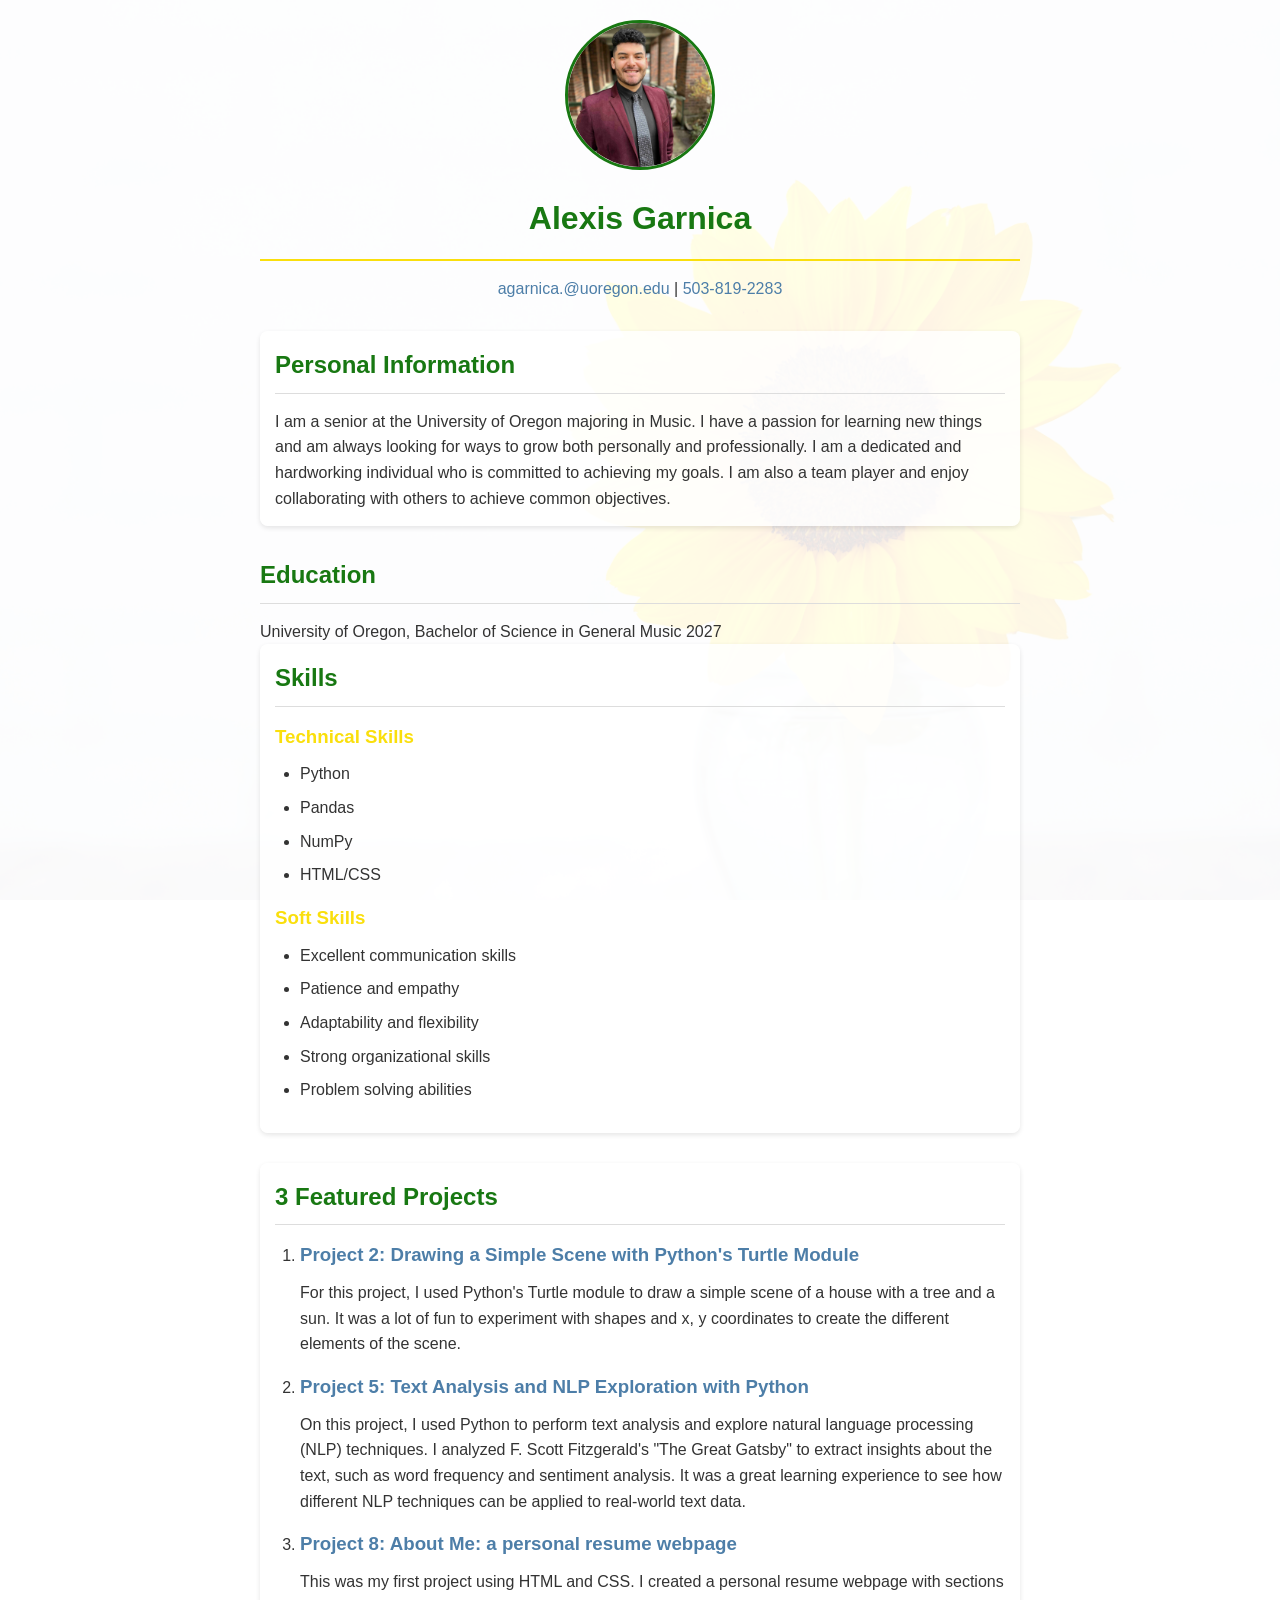
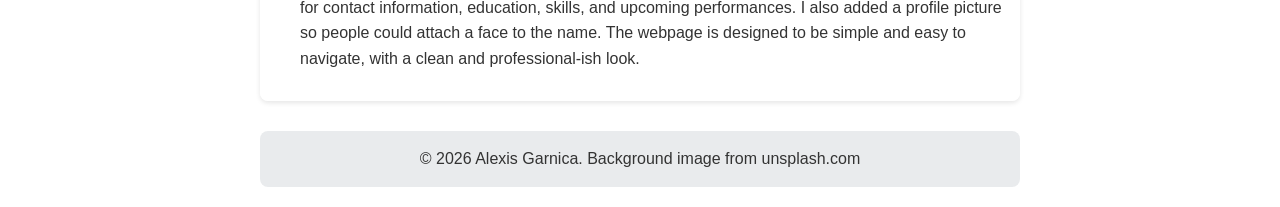
<file: index.html>
<!DOCTYPE html>
<html lang="en">
  <head>
    <meta charset="UTF-8" />
    <meta name="viewport" content="width=device-width, initial-scale=1.0" />
    <title>About Me</title>
    <link rel="stylesheet" href="styles9.css" />
  </head>
  <body>
    <header>
      <img src="profilepic9.jpeg" alt="Headshot of Alexis Garnica" class="profile-image" />
     <h1>Alexis Garnica</h1>
     <hr>
     <p>
   <!-- I'm only using two contact methods, as I have no social media -->
      <a href="mailto:agarnica.@uoregon.edu" title="Email agarnica">
        agarnica.@uoregon.edu</a>
        |
        <a href="tel:5038192283" title="Call Alexis Garnica">
        503-819-2283
      </a>
    </p>
   </header>
   <section>
     <h2>Personal Information</h2>
     <p>
      I am a senior at the University of Oregon majoring in Music. I have a passion for learning new things and am always looking for ways to grow both personally and professionally. I am a dedicated and hardworking individual who is committed to achieving my goals. I am also a team player and enjoy collaborating with others to achieve common objectives.
     </p>
    </section>
     <h2>Education</h2>
      <p>
        University of Oregon, Bachelor of Science in General Music 2027
      </p>
    </section>
    <section>
  <!-- Obviously I didn't look ahead for project 9, so I changed the content of the following sections to fit the theme better -->
      <h2>Skills</h2>
      <h3>Technical Skills</h3>
        <p>
          <ul>
            <li>Python</li>
            <li>Pandas</li>
            <li>NumPy</li>
            <li>HTML/CSS</li>
          </ul>
        </p>
      <h3>Soft Skills</h3>
        <ul>
          <li>Excellent communication skills</li>
          <li>Patience and empathy</li>
          <li>Adaptability and flexibility</li>
          <li>Strong organizational skills</li>
          <li>Problem solving abilities</li>
        </ul> 
    </section>
    <section>
    <!-- I used the same structure as the example that professor Aye provided. It was incredibly helpful-->
      <h2>3 Featured Projects</h2>
      <ol>
        <li>
          <h3>
           <a href="TurtleProject.html" target="_blank">
            Project 2: Drawing a Simple Scene with Python's Turtle Module
           </a>
          </h3>
          <p>
            For this project, I used Python's Turtle module to draw a simple scene of a house with a tree and a sun. It was a lot of fun to experiment with shapes and x, y coordinates to create the different elements of the scene.
          </p>
        </li>
        <li>
          <h3>
            <a href="Project5.html" target="_blank">
              Project 5: Text Analysis and NLP Exploration with Python
            </a>
          </h3>
          <p>
            On this project, I used Python to perform text analysis and explore natural language processing (NLP) techniques. I analyzed F. Scott Fitzgerald's "The Great Gatsby" to extract insights about the text, such as word frequency and sentiment analysis. It was a great learning experience to see how different NLP techniques can be applied to real-world text data.
          </p>
        </li>
        <li>
          <h3>
            <a href="Project8.html" target="_blank">
              Project 8: About Me: a personal resume webpage
            </a>
          </h3>
          <p>
            This was my first project using HTML and CSS. I created a personal resume webpage with sections for contact information, education, skills, and upcoming performances. I also added a profile picture so people could attach a face to the name. The webpage is designed to be simple and easy to navigate, with a clean and professional-ish look.
          </p>
        </li>
      </ol>
    </section>
    <footer>
      <p>&copy; 2026 Alexis Garnica. Background image from unsplash.com</p>
    </footer>
  </body>
</html>
</file>
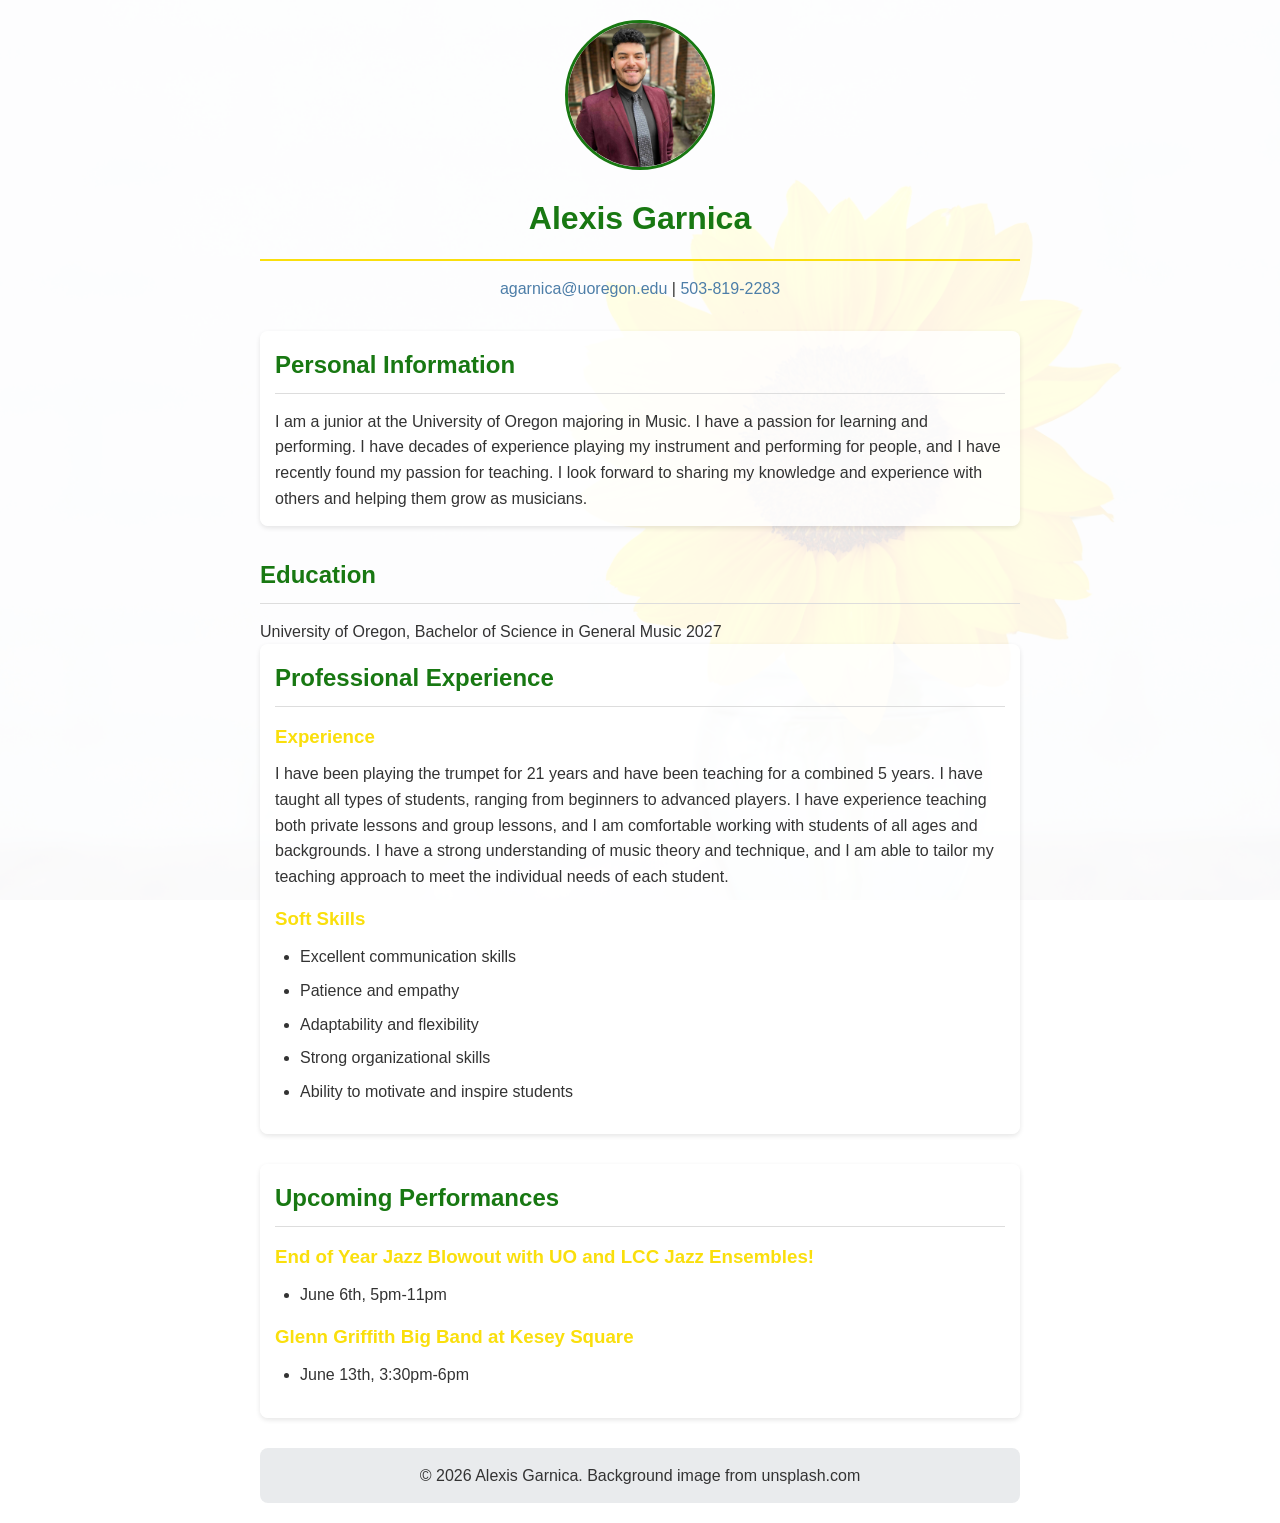
<file: Project8.html>
<!DOCTYPE html>
<html lang="en">
  <head>
    <meta charset="UTF-8" />
    <meta name="viewport" content="width=device-width, initial-scale=1.0" />
    <title>About Me</title>
    <link rel="stylesheet" href="styles9.css" />
  </head>
  <body>
    <header>
      <img src="profilepic9.jpeg" alt="Headshot of Alexis Garnica" class="profile-image" />
     <h1>Alexis Garnica</h1>
     <hr>
     <p>
   <!-- I'm only using two contact methods, as I have no social media -->
      <a href="mailto:agarnica.@uoregon.edu" title="Email agarnica">
        agarnica@uoregon.edu</a>
        |
        <a href="tel:5038192283" title="Call Alexis Garnica">
        503-819-2283
      </a>
    </p>
   </header>
   <section>
     <h2>Personal Information</h2>
     <p>
      I am a junior at the University of Oregon majoring in Music. I have a passion for learning and performing. I have decades of experience playing my instrument and performing for people, and I have recently found my passion for teaching. I look forward to sharing my knowledge and experience with others and helping them grow as musicians.
     </p>
    </section>
     <h2>Education</h2>
      <p>
        University of Oregon, Bachelor of Science in General Music 2027
      </p>
    </section>
    <section>
  <!-- I wanted to put down experience and soft skills, as I feel that's more relevant to what I do -->
      <h2>Professional Experience</h2>
      <h3>Experience</h3>
        <p>
        I have been playing the trumpet for 21 years and have been teaching for a combined 5 years. I have taught all types of students, ranging from beginners to advanced players. I have experience teaching both private lessons and group lessons, and I am comfortable working with students of all ages and backgrounds. I have a strong understanding of music theory and technique, and I am able to tailor my teaching approach to meet the individual needs of each student.
        </p>
      <h3>Soft Skills</h3>
        <ul>
          <li>Excellent communication skills</li>
          <li>Patience and empathy</li>
          <li>Adaptability and flexibility</li>
          <li>Strong organizational skills</li>
          <li>Ability to motivate and inspire students</li>
        </ul> 
    </section>
    <section>
    <!-- again, putting down things that I feel would be relevant as a musician-->
      <h2>Upcoming Performances</h2>
      <h3>End of Year Jazz Blowout with UO and LCC Jazz Ensembles!</h3>
      <ul>
        <li>June 6th, 5pm-11pm</li>
      </ul>
      <h3>Glenn Griffith Big Band at Kesey Square</h3>
        <ul>
          <li>June 13th, 3:30pm-6pm</li>
      </ul>
    </section>
    <footer>
      <p>&copy; 2026 Alexis Garnica. Background image from unsplash.com</p>
    </footer>
  </body>
</html>
</file>
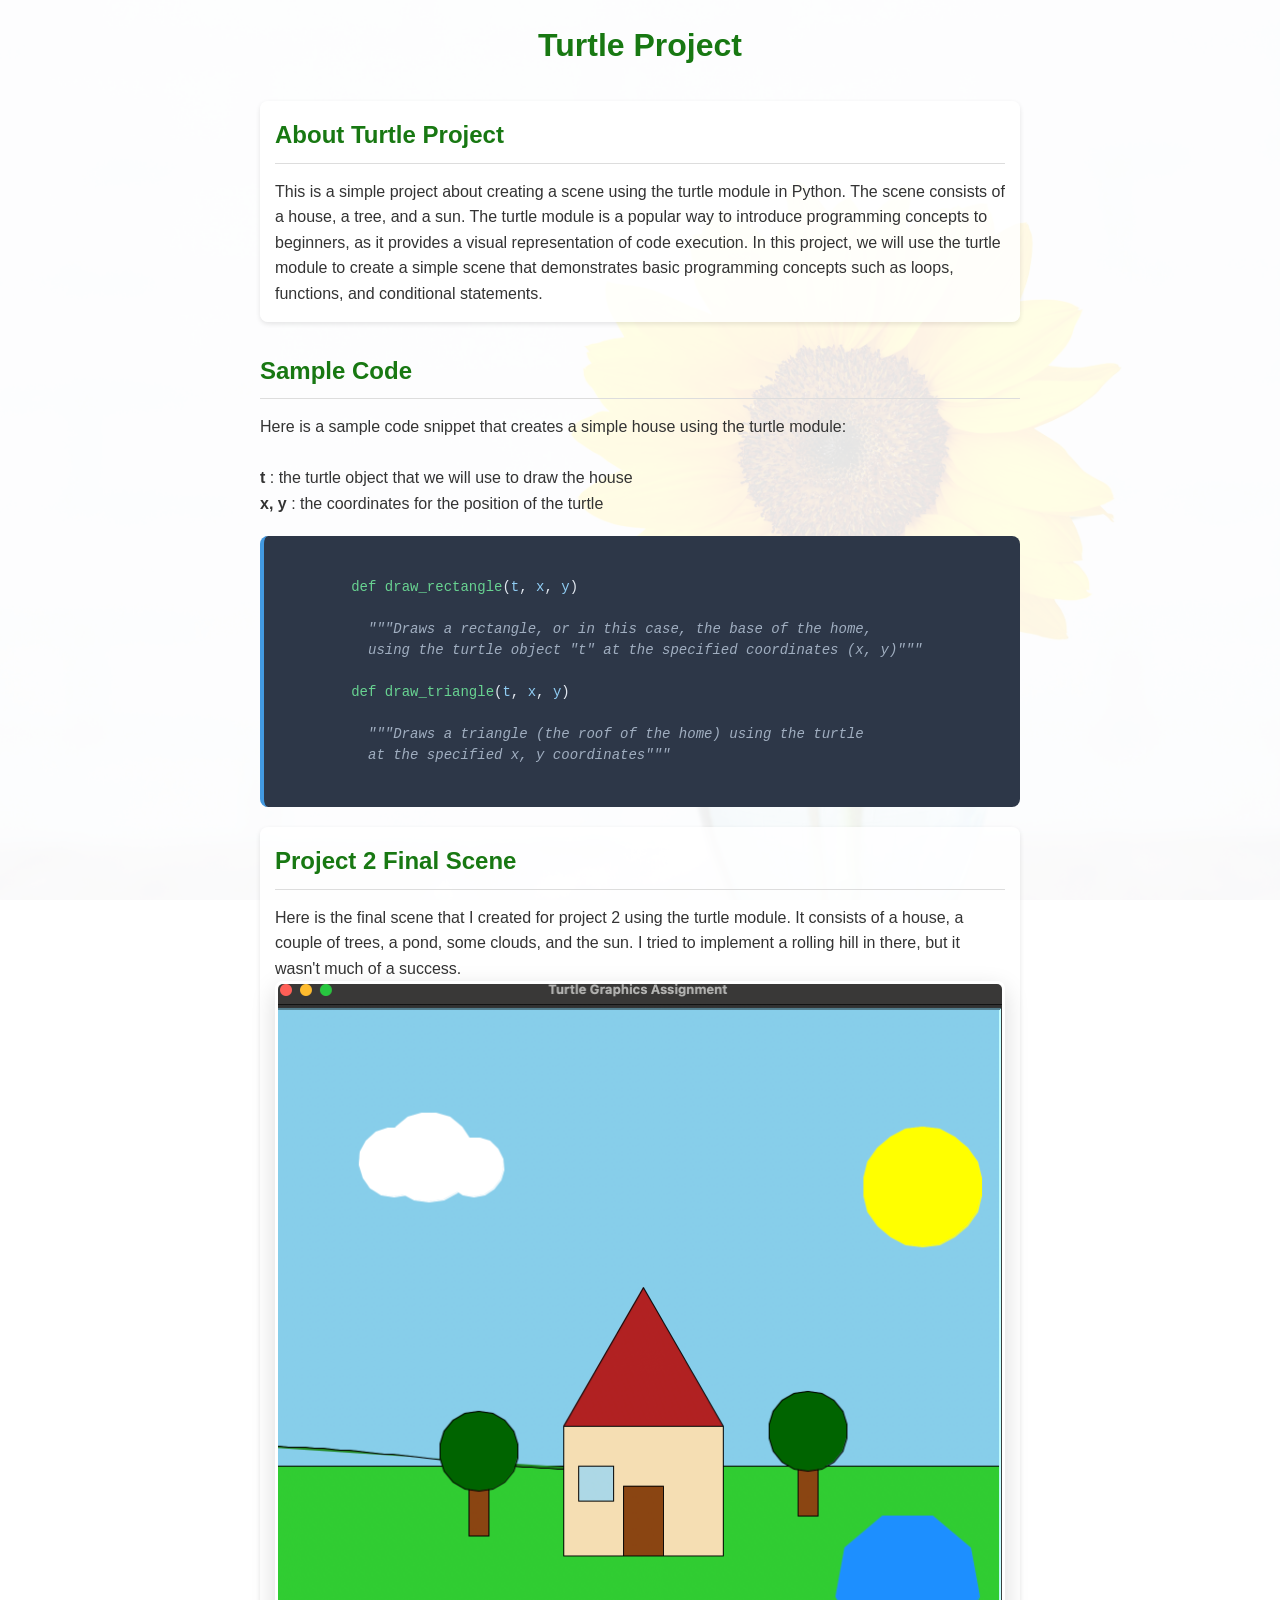
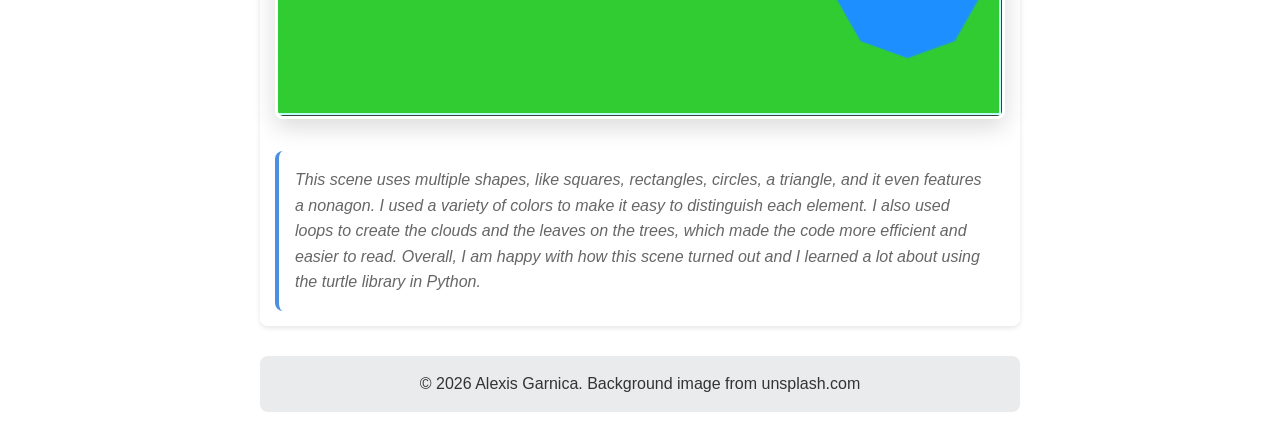
<file: TurtleProject.html>
<!DOCTYPE html>
<html lang="en">
  <head>
    <meta charset="UTF-8" />
    <meta name="viewport" content="width=device-width, initial-scale=1.0" />
    <title>Turtle Project</title>
    <link rel="stylesheet" href="styles9.css" />
  </head>
  <body>
    <header>
     <h1>Turtle Project</h1>
   </header>
  <section>
     <h2>About Turtle Project</h2>
     <p>
       This is a simple project about creating a scene using the turtle module in Python. The scene consists of a house, a tree, and a sun. The turtle module is a popular way to introduce programming concepts to beginners, as it provides a visual representation of code execution. In this project, we will use the turtle module to create a simple scene that demonstrates basic programming concepts such as loops, functions, and conditional statements.
     </p>
  </section>
     <h2>Sample Code</h2>
      <p>
        Here is a sample code snippet that creates a simple house using the turtle module:
        <br>
        <br>
        
        <strong>t</strong>
        : the turtle object that we will use to draw the house
        <br>
        <strong>x, y</strong>
        : the coordinates for the position of the turtle
        <br>
      </p>
    <div class="code-container">
      <code>
        <span class="function">def draw_rectangle</span>(<span class="parameter">t</span>, <span class="parameter">x</span>, <span class="parameter">y</span>)
        <span class="comment">
          """Draws a rectangle, or in this case, the base of the home, 
          using the turtle object "t" at the specified coordinates (x, y)"""</span>
        </span>
        <span class="function">def draw_triangle</span>(<span class="parameter">t</span>, <span class="parameter">x</span>, <span class="parameter">y</span>)
        <span class="comment">
          """Draws a triangle (the roof of the home) using the turtle 
          at the specified x, y coordinates"""</span>
      </code>
    </div>
  </section>
  <section>
  <!-- Project 2 scene -->
      <h2>Project 2 Final Scene</h2>
        <p>
          Here is the final scene that I created for project 2 using the turtle module. It consists of a house, a couple of trees, a pond, some clouds, and the sun. I tried to implement a rolling hill in there, but it wasn't much of a success.
        </p>
        <div class="sene-container">
          <img class="scene-image" src="turtlescene.png" alt="Scene created using the turtle module in Python">
        </div>
        <p class="scene-description">
          This scene uses multiple shapes, like squares, rectangles, circles, a triangle, and it even features a nonagon. I used a variety of colors to make it easy to distinguish each element. I also used loops to create the clouds and the leaves on the trees, which made the code more efficient and easier to read. Overall, I am happy with how this scene turned out and I learned a lot about using the turtle library in Python.
        </p>
   </section>
    <footer>
      <p>&copy; 2026 Alexis Garnica. Background image from unsplash.com</p>
    </footer>
  </body>
</html>
</file>
<file: styles9.css>
/* Alexis Garnica */
/* Global Styles */
* {
margin: 0;
padding: 0;
box-sizing: border-box;
}

body {
font-family: 'Segoe UI', Tahoma, Geneva, Verdana, sans-serif;
line-height: 1.6;
color: #333;
max-width: 800px;
margin: 0 auto;
padding: 20px;
position: relative;
}

/* Background image found from unsplash.com */
/* I didn't bother positioning it as it was pretty big */
body:before {
content: "";
position: fixed;
top: 0;
left: 0;
width: 100%;
height: 100%;
background-image: url('sunflower.jpg');
background-size: cover;
background-position: center;
opacity: 0.1;
z-index: -1;
}

/* Header Styles */
header {
    text-align: center;
    margin-bottom: 30px;
}

/* Used a headshot of myself */
.profile-image {
    width: 150px;
    height: 150px;
    border-radius: 50%;
    object-fit: cover;
    border: 3px solid #187812;
    margin-bottom: 15px;
}

/* wanted to rep that UO Green */
h1 {
    color: #187812;
    margin-bottom: 10px;
}

/* had to rep that UO Yellow as well */
hr {
    border: none;
    height: 2px;
    background-color: #fadf0c;
    margin: 15px 0;
}

/* I'm so used to links being this color, so I kept it lol */
a {
    color: #4d7ea8;
    text-decoration: none;
    transition: color 0.3s;
}

a:hover {
    color: #2980b9;
    text-decoration: underline;
}

a:visited {
    color: #8e44ad;
}

/* Didn't change a thing here */
section {
    margin-bottom: 30px;
    padding: 15px;
    background-color: rgba(255, 255, 255, 0.8);
    border-radius: 8px;
    box-shadow: 0 2px 5px rgba(0, 0, 0, 0.1);
}

/* kept the UO theme throughout the headings */
h2 {
    color: #187812;
    margin-bottom: 15px;
    border-bottom: 1px solid #ddd;
    padding-bottom: 8px;
}

h3 {
    color: #fadf0c;
    margin: 15px 0 10px 0;
}

/* I used the similar styling from the first Jane Doe example throughout my project. It was very helpful */
ul, ol {
    padding-left: 25px;
    margin-bottom: 15px;
}

li {
    margin-bottom: 8px;
}

section section {
    box-shadow: none;
    margin-bottom: 15px;
    padding: 10px;
}

footer {
    text-align: center;
    margin-top: 30px;
    padding: 15px;
    background-color: rgba(44, 62, 80, 0.1);
    border-radius: 8px;
}

/* Styles for code section (used the same styling as the example laid out by professor Aye) */
.code-container {
    background-color: #2d3748;
    border-radius: 8px;
    padding: 20px;
    margin: 20px 0;
    overflow-x: auto;
    border-left: 4px solid #4299e1;
}

code {
    font-family: 'Consolas', 'Monaco', 'Courier New', monospace;
    font-size: 14px;
    line-height: 1.5;
    color: #e2e8f0;
    display: block;
    white-space: pre;
}

.keyword { color: #f56565; }
.function { color: #68d391; }
.string { color: #fbb6ce; }
.comment { color: #a0aec0; font-style: italic; }
.parameter { color: #90cdf4; }

/* Styles for the turtle graphics scene section */
.scene-container {
    text-align: center;
    margin: 2rem 0;
    padding: 1rem;
    background: linear-gradient(135deg, #f5f7fa 0%, #c3cfe2 100%);
    border-radius: 12px;
    box-shadow: 0 4px 15px rgba(0, 0, 0, 0.1);
}

.scene-image {
    max-width: 100%;
    height: auto;
    border-radius: 8px;
    border: 3px solid #fff;
    box-shadow: 0 8px 25px rgba(0, 0, 0, 0.15);
    transition: transform 0.3s ease;
}

.scene-image:hover {
    transform: scale(1.02);
}

.scene-description {
    font-style: italic;
    color: #666;
    margin-top: 1.5rem;
    padding: 1rem;
    background-color: rgba(255, 255, 255, 0.7);
    border-radius: 8px;
    border-left: 4px solid #4a90e2;
}
</file>
